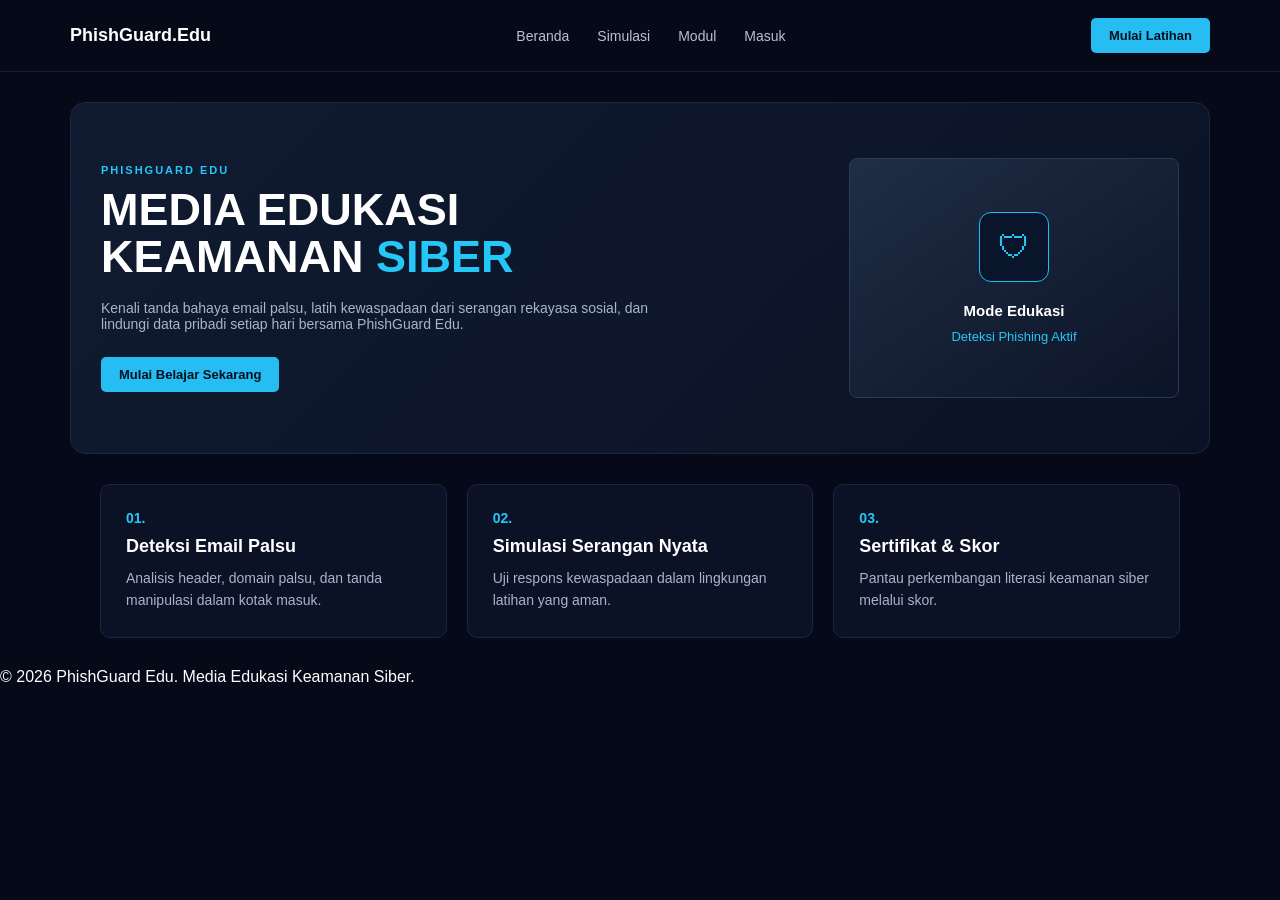
<file: index.html>
<!DOCTYPE html>
<html lang="id">

<head>
    <meta charset="UTF-8">

    <meta name="viewport" content="width=device-width, initial-scale=1.0">

    <title>PhishGuard Edu</title>

    <!-- Menghubungkan HTML dengan CSS -->
    <link rel="stylesheet" href="css/style.css">
</head>

<body>

    <!-- =========================
         HEADER / NAVBAR
    ========================== -->
    <header>
        <nav>

            <!-- Logo -->
            <div class="logo">
                <a href="index.html">
                    PhishGuard.Edu
                </a>
            </div>

            <!-- Menu -->
            <div class="menu">
                <a href="index.html">
                    Beranda
                </a>

                <!-- UPDATE: Mengarah ke dashboard.html -->
                <a href="dashboard.html">
                    Simulasi
                </a>

                <!-- UPDATE: Mengarah ke dashboard.html -->
                <a href="dashboard.html">
                    Modul
                </a>

                <a href="login.html">
                    Masuk
                </a>
            </div>

            <!-- Tombol -->
            <a href="login.html" class="btn">
                Mulai Latihan
            </a>

        </nav>
    </header>


    <!-- =========================
         MAIN CONTENT
    ========================== -->
    <main>

        <!-- HERO SECTION -->
        <section class="hero">

            <!-- Bagian kiri -->
            <div class="hero-content">

                <p class="subtitle">
                    PHISHGUARD EDU
                </p>

                <h1>
                    MEDIA EDUKASI
                    <br>
                    KEAMANAN <span>SIBER</span>
                </h1>

                <p>
                    Kenali tanda bahaya email palsu, latih
                    kewaspadaan dari serangan rekayasa sosial,
                    dan lindungi data pribadi setiap hari bersama
                    PhishGuard Edu.
                </p>

                <a href="login.html" class="btn">
                    Mulai Belajar Sekarang
                </a>

            </div>


            <!-- Bagian kanan -->
            <div class="hero-image">

                <div class="security-card">

                    <div class="security-icon">
                        🛡
                    </div>

                    <h3>
                        Mode Edukasi
                    </h3>

                    <p>
                        Deteksi Phishing Aktif
                    </p>

                </div>

            </div>

        </section>


        <!-- =========================
             FITUR
        ========================== -->
        <section class="features">

            <!-- Feature 1 -->
            <div class="feature-card">

                <span>
                    01.
                </span>

                <h3>
                    Deteksi Email Palsu
                </h3>

                <p>
                    Analisis header, domain palsu,
                    dan tanda manipulasi dalam
                    kotak masuk.
                </p>

            </div>


            <!-- Feature 2 -->
            <div class="feature-card">

                <span>
                    02.
                </span>

                <h3>
                    Simulasi Serangan Nyata
                </h3>

                <p>
                    Uji respons kewaspadaan dalam
                    lingkungan latihan yang aman.
                </p>

            </div>


            <!-- Feature 3 -->
            <div class="feature-card">

                <span>
                    03.
                </span>

                <h3>
                    Sertifikat &amp; Skor
                </h3>

                <p>
                    Pantau perkembangan literasi
                    keamanan siber melalui skor.
                </p>

            </div>

        </section>

    </main>


    <!-- =========================
         FOOTER
    ========================== -->
    <footer>

        <p>
            &copy; 2026 PhishGuard Edu.
            Media Edukasi Keamanan Siber.
        </p>

    </footer>


</body>

</html>
</file>
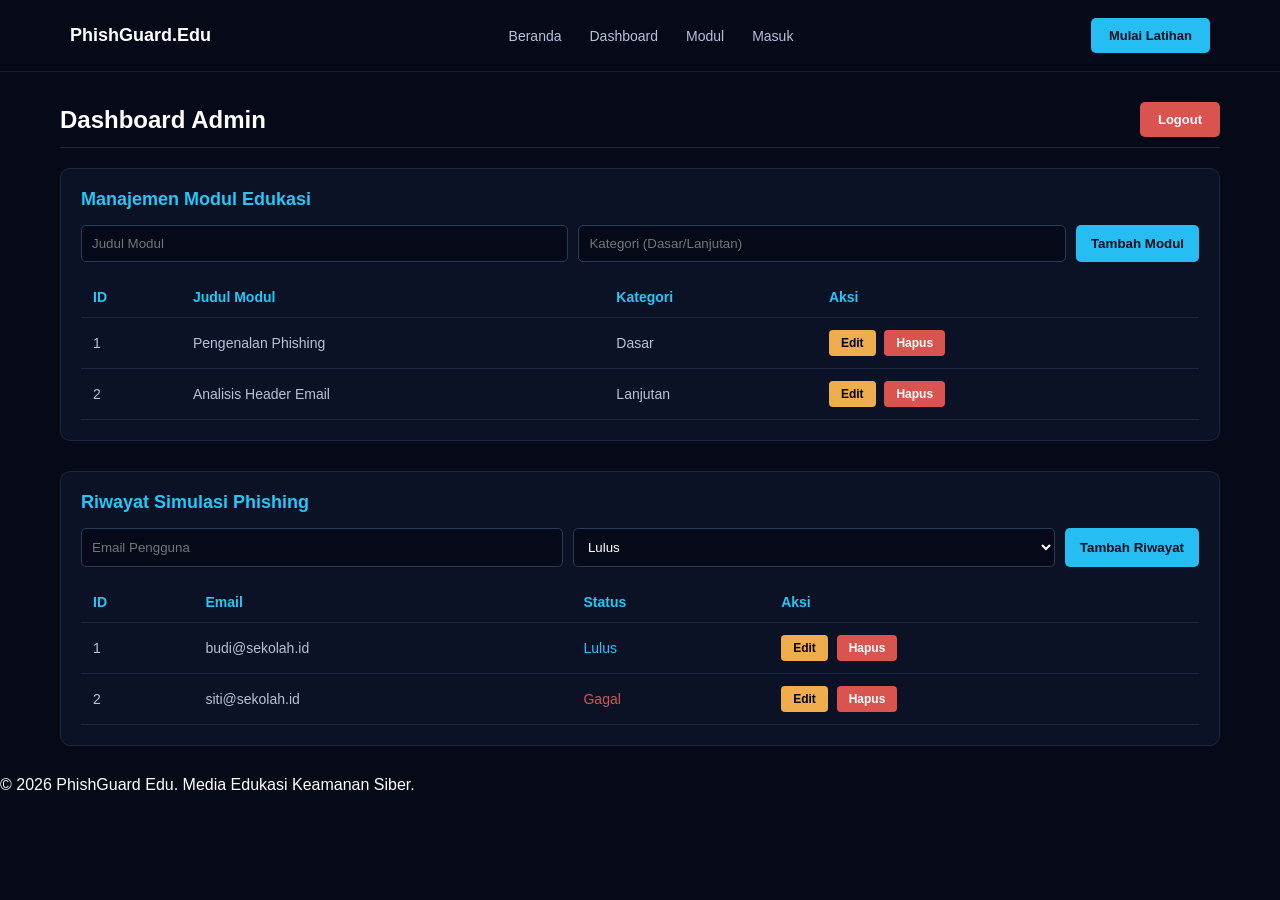
<file: dashboard.html>
<!DOCTYPE html>
<html lang="id">
<head>
    <meta charset="UTF-8">
    <meta name="viewport" content="width=device-width, initial-scale=1.0">
    <title>Dashboard - PhishGuard Edu</title>
    <link rel="stylesheet" href="css/style.css">
</head>
<body>

    <!-- HEADER (Sama seperti index.html) -->
    <header>
        <nav>
            <div class="logo">
                <a href="index.html">PhishGuard.Edu</a>
            </div>
            <div class="menu">
                <a href="index.html">Beranda</a>
                <a href="dashboard.html">Dashboard</a>
                <a href="#">Modul</a>
                <a href="login.html">Masuk</a>
            </div>
            <a href="login.html" class="btn">Mulai Latihan</a>
        </nav>
    </header>

    <!-- MAIN DASHBOARD -->
    <main class="dashboard-container">
        <div class="dashboard-header">
            <h1 class="dashboard-title">Dashboard Admin</h1>
            <a href="index.html" class="btn" style="background-color: #d9534f; color: white;">Logout</a>
        </div>

        <!-- SECTION 1: CRUD MODUL EDUKASI -->
        <section class="table-container">
            <h2 style="color: #25c7f7; font-size: 18px;">Manajemen Modul Edukasi</h2>
            
            <!-- Form Tambah Data -->
            <div class="form-group" style="margin-top: 15px;">
                <input type="text" id="modulTitle" placeholder="Judul Modul">
                <input type="text" id="modulCategory" placeholder="Kategori (Dasar/Lanjutan)">
                <button class="btn-add" onclick="tambahModul()">Tambah Modul</button>
            </div>

            <!-- Tabel Data -->
            <table id="tabelModul">
                <thead>
                    <tr>
                        <th>ID</th>
                        <th>Judul Modul</th>
                        <th>Kategori</th>
                        <th>Aksi</th>
                    </tr>
                </thead>
                <tbody>
                    <!-- Data akan diisi oleh JavaScript -->
                </tbody>
            </table>
        </section>

        <!-- SECTION 2: CRUD RIWAYAT SIMULASI -->
        <section class="table-container">
            <h2 style="color: #25c7f7; font-size: 18px;">Riwayat Simulasi Phishing</h2>
            
            <div class="form-group" style="margin-top: 15px;">
                <input type="text" id="simEmail" placeholder="Email Pengguna">
                <select id="simStatus">
                    <option value="Lulus">Lulus</option>
                    <option value="Gagal">Gagal</option>
                </select>
                <button class="btn-add" onclick="tambahSimulasi()">Tambah Riwayat</button>
            </div>

            <table id="tabelSimulasi">
                <thead>
                    <tr>
                        <th>ID</th>
                        <th>Email</th>
                        <th>Status</th>
                        <th>Aksi</th>
                    </tr>
                </thead>
                <tbody>
                    <!-- Data akan diisi oleh JavaScript -->
                </tbody>
            </table>
        </section>

    </main>

    <footer>
        <p>&copy; 2026 PhishGuard Edu. Media Edukasi Keamanan Siber.</p>
    </footer>

    <!-- Menghubungkan ke JavaScript -->
    <script src="js/dashboard.js"></script>
</body>
</html>
</file>
<file: css/style.css>
/* CSS DASAR */

* {
    margin: 0;
    padding: 0;
    box-sizing: border-box;
}

body {
    font-family: Arial, sans-serif;
    background-color: #050918;
    color: white;
}

/* =========================
   HEADER / NAVBAR
========================= */

header {
    width: 100%;
    background-color: #050918;
    border-bottom: 1px solid #151d35;
}

nav {
    max-width: 1200px;
    margin: auto;
    padding: 18px 30px;

    display: flex;
    align-items: center;
    justify-content: space-between;
}

.logo a {
    color: #ffffff;
    text-decoration: none;
    font-size: 18px;
    font-weight: bold;
}

.menu {
    display: flex;
    gap: 28px;
}

.menu a {
    color: #b8c1d9;
    text-decoration: none;
    font-size: 14px;
}

.menu a:hover {
    color: #25c7f7;
}


/* =========================
   BUTTON
========================= */

.btn {
    display: inline-block;

    background-color: #25bdf2;
    color: #04101e;

    padding: 10px 18px;

    border-radius: 5px;

    text-decoration: none;

    font-size: 13px;
    font-weight: bold;
}

.btn:hover {
    background-color: #52d2fa;
}

/* =========================
   HERO SECTION
========================= */

.hero {
    max-width: 1140px;
    margin: 30px auto;
    padding: 55px 30px;

    background: linear-gradient(
        135deg,
        #101b31,
        #0b1225
    );

    border: 1px solid #1a2742;
    border-radius: 15px;

    display: flex;
    align-items: center;
    justify-content: space-between;

    gap: 50px;
}


/* BAGIAN KIRI */

.hero-content {
    flex: 1;
}

.subtitle {
    color: #25c7f7;

    font-size: 11px;
    font-weight: bold;

    letter-spacing: 2px;

    margin-bottom: 10px;
}

.hero h1 {
    font-size: 45px;

    line-height: 1.05;

    margin-bottom: 20px;
}

.hero h1 span {
    color: #25c7f7;
}

.hero-content > p:not(.subtitle) {
    color: #a9b4cc;

    max-width: 580px;

    font-size: 14px;

    margin-bottom: 25px;
}


/* =========================
   BAGIAN KANAN HERO
========================= */

.hero-image {
    flex: 0 0 330px;
}

.security-card {
    min-height: 240px;

    background: linear-gradient(
        145deg,
        #202d45,
        #0c1427
    );

    border: 1px solid #293a59;

    border-radius: 8px;

    padding: 30px;

    display: flex;

    flex-direction: column;

    justify-content: center;

    align-items: center;

    text-align: center;
}


/* ICON */

.security-icon {
    width: 70px;
    height: 70px;

    display: flex;

    align-items: center;
    justify-content: center;

    border: 1px solid #1abff1;

    border-radius: 12px;

    color: #25c7f7;

    font-size: 32px;

    margin-bottom: 20px;

    background-color: #08152a;
}

.security-card h3 {
    color: #ffffff;

    font-size: 15px;

    margin-bottom: 10px;
}

.security-card p {
    color: #25c7f7;

    font-size: 13px;
}
/* =========================
   MEDIA QUERIES (RESPONSIVE)
   ========================= */
/* Untuk Tablet dan HP */
@media screen and (max-width: 768px) {
    nav {
        flex-direction: column;
        gap: 15px;
        padding: 15px;
    }

    .menu {
        flex-wrap: wrap;
        justify-content: center;
        gap: 15px;
    }

    .hero {
        flex-direction: column;
        text-align: center;
        padding: 30px 20px;
        margin: 15px;
    }

    .hero h1 {
        font-size: 32px;
    }

    .hero-image {
        flex: 0 0 auto;
        width: 100%;
    }

    .features {
        flex-direction: column;
        padding: 0 15px;
        margin: 15px auto;
    }
}

/* =========================
   DASHBOARD STYLES
   ========================= */
.dashboard-container {
    max-width: 1200px;
    margin: 30px auto;
    padding: 0 20px;
}

.dashboard-header {
    display: flex;
    justify-content: space-between;
    align-items: center;
    margin-bottom: 20px;
    border-bottom: 1px solid #1a2742;
    padding-bottom: 10px;
}

.dashboard-title {
    font-size: 24px;
    color: #ffffff;
}

/* Tabel CRUD */
.table-container {
    background-color: #0b1225;
    border: 1px solid #1a2742;
    border-radius: 10px;
    padding: 20px;
    margin-bottom: 30px;
    overflow-x: auto;
}

table {
    width: 100%;
    border-collapse: collapse;
    margin-top: 10px;
}

th, td {
    text-align: left;
    padding: 12px;
    border-bottom: 1px solid #1a2742;
    font-size: 14px;
}

th {
    color: #25c7f7;
    font-weight: bold;
}

td {
    color: #b8c1d9;
}

/* Form Input */
.form-group {
    display: flex;
    gap: 10px;
    margin-bottom: 15px;
    flex-wrap: wrap;
}

.form-group input, .form-group select {
    padding: 10px;
    border-radius: 5px;
    border: 1px solid #293a59;
    background-color: #050918;
    color: white;
    flex: 1;
}

.btn-action {
    padding: 6px 12px;
    border-radius: 4px;
    text-decoration: none;
    font-size: 12px;
    font-weight: bold;
    cursor: pointer;
    border: none;
    margin-right: 5px;
}

.btn-edit {
    background-color: #f0ad4e;
    color: #000;
}

.btn-delete {
    background-color: #d9534f;
    color: #fff;
}

.btn-add {
    background-color: #25bdf2;
    color: #04101e;
    padding: 10px 15px;
    border: none;
    border-radius: 5px;
    font-weight: bold;
    cursor: pointer;
}
/* =========================
   FEATURES SECTION (FITUR)
========================= */
.features {
    max-width: 1140px;
    margin: 30px auto;
    padding: 0 30px;

    display: flex;
    justify-content: space-between;
    gap: 20px;
}

.feature-card {
    flex: 1;
    background-color: #0b1225;
    border: 1px solid #1a2742;
    border-radius: 10px;
    padding: 25px;
    transition: 0.3s;
}

.feature-card:hover {
    border-color: #25c7f7;
    transform: translateY(-5px);
}

.feature-card span {
    color: #25c7f7;
    font-size: 14px;
    font-weight: bold;
    display: block;
    margin-bottom: 10px;
}

.feature-card h3 {
    color: #ffffff;
    font-size: 18px;
    margin-bottom: 10px;
}

.feature-card p {
    color: #a9b4cc;
    font-size: 14px;
    line-height: 1.6;
}

/* =========================
   MEDIA QUERIES (RESPONSIVE)
========================= */
@media screen and (max-width: 768px) {
    nav {
        flex-direction: column;
        gap: 15px;
        padding: 15px;
    }

    .menu {
        flex-wrap: wrap;
        justify-content: center;
        gap: 15px;
    }

    .hero {
        flex-direction: column;
        text-align: center;
        padding: 30px 20px;
        margin: 15px;
    }

    .hero h1 {
        font-size: 32px;
    }

    .hero-image {
        flex: 0 0 auto;
        width: 100%;
    }

    /* Bagian Fitur jadi vertikal di HP */
    .features {
        flex-direction: column;
        padding: 0 15px;
        margin: 15px auto;
    }
}
</file>
